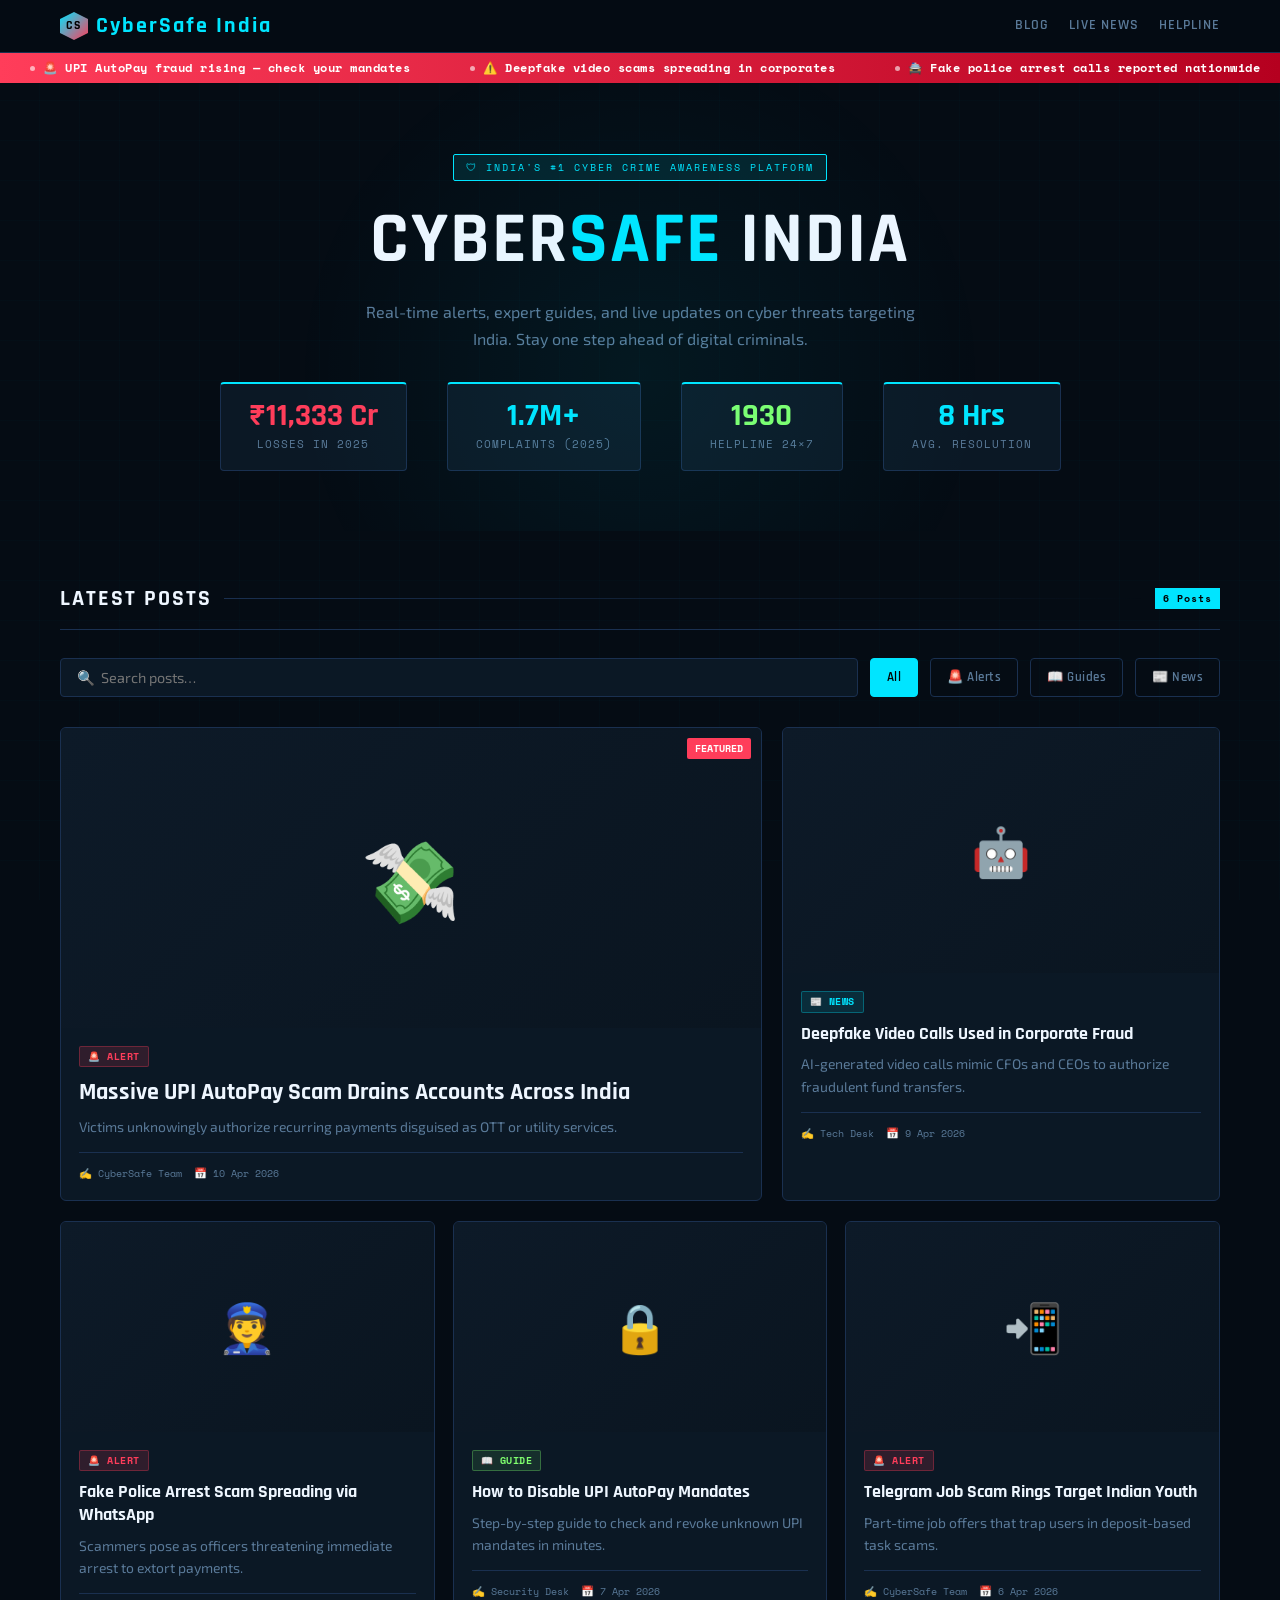
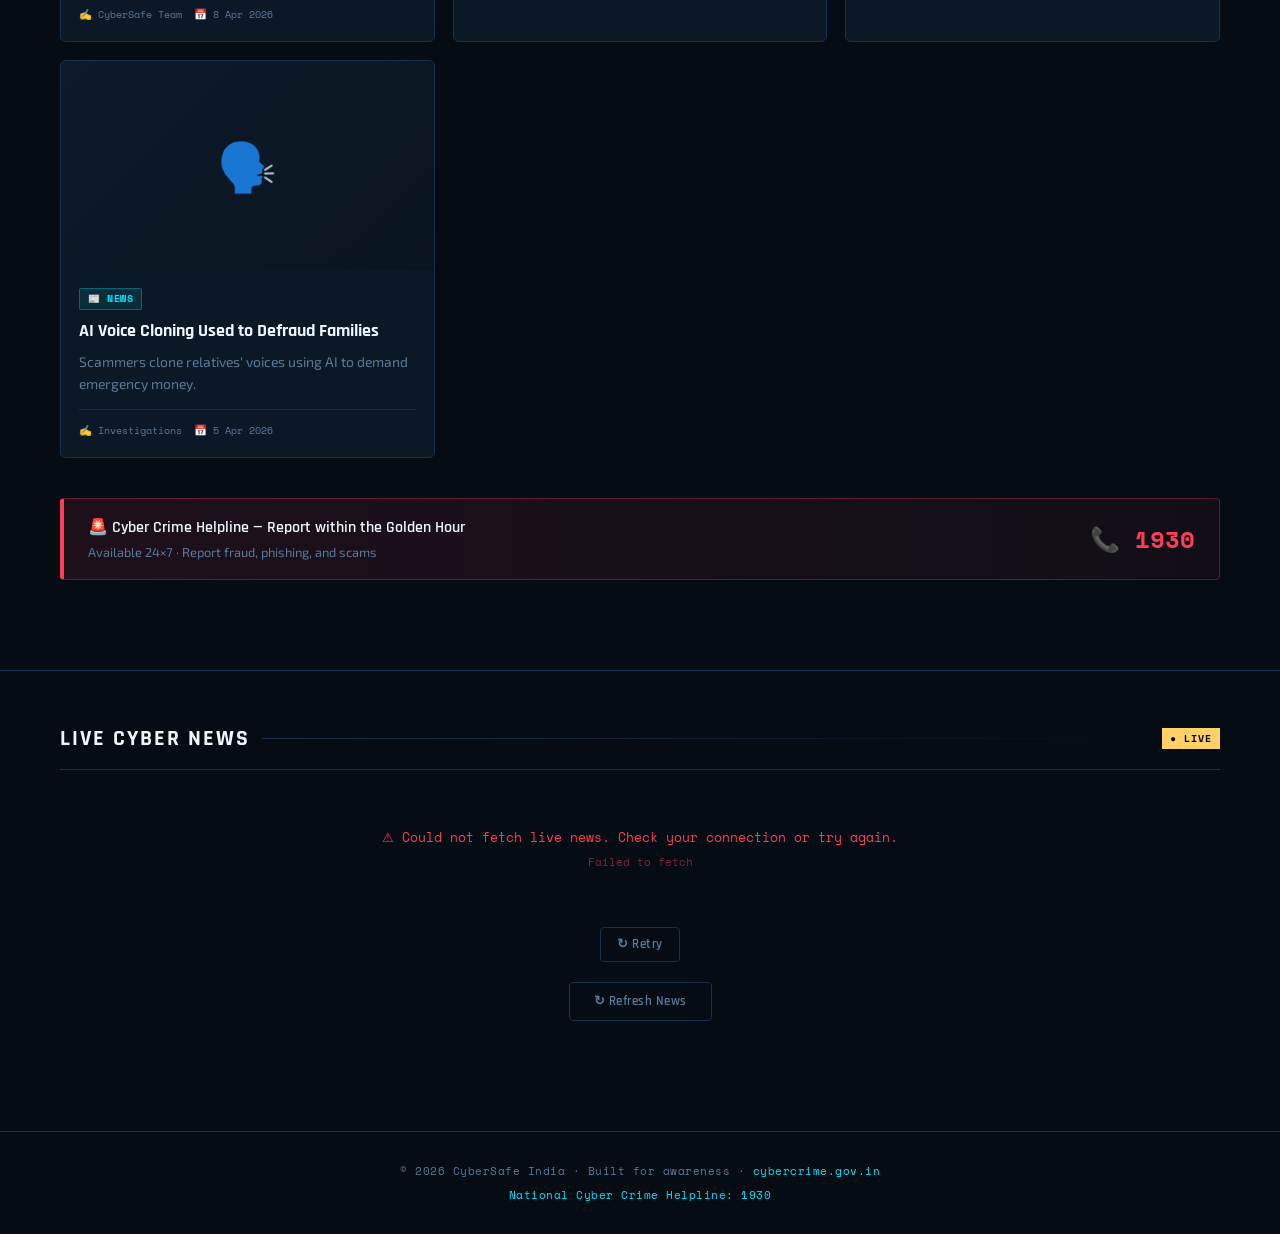
<file: cybersafe-india.html>
<!DOCTYPE html>
<html lang="en">
<head>
<meta charset="UTF-8">
<meta name="viewport" content="width=device-width, initial-scale=1.0">
<title>CyberSafe India — Awareness. Protection. Justice.</title>
<link href="https://fonts.googleapis.com/css2?family=Space+Mono:wght@400;700&family=Rajdhani:wght@400;500;600;700&family=Exo+2:ital,wght@0,300;0,400;0,600;0,800;1,400&display=swap" rel="stylesheet">
<style>
  :root {
    --bg: #050c14;
    --bg2: #080f1a;
    --bg3: #0d1a28;
    --panel: #0a1520;
    --border: #1a3050;
    --accent: #00e5ff;
    --accent2: #ff3d5a;
    --accent3: #7fff6e;
    --text: #c8dff0;
    --text-dim: #5a7a99;
    --text-bright: #eef6ff;
    --gold: #ffd166;
    --card-bg: #0b1825;
    --grid: rgba(0,229,255,0.03);
  }
  * { margin:0; padding:0; box-sizing:border-box; }
  html { scroll-behavior: smooth; }

  body {
    background: var(--bg);
    color: var(--text);
    font-family: 'Exo 2', sans-serif;
    font-size: 15px;
    line-height: 1.6;
    overflow-x: hidden;
  }
  body::before {
    content:'';
    position:fixed; inset:0;
    background:
      repeating-linear-gradient(0deg, transparent, transparent 39px, var(--grid) 40px),
      repeating-linear-gradient(90deg, transparent, transparent 39px, var(--grid) 40px);
    pointer-events:none; z-index:0;
  }

  /* TOPBAR */
  .topbar {
    background: rgba(5,12,20,0.95);
    border-bottom: 1px solid var(--border);
    padding: 8px 0;
    position: sticky; top:0; z-index:100;
    backdrop-filter: blur(12px);
  }
  .topbar-inner {
    max-width:1200px; margin:0 auto;
    display:flex; align-items:center; justify-content:space-between;
    padding:0 20px;
  }
  .logo {
    font-family:'Rajdhani',sans-serif;
    font-size:1.4rem; font-weight:700;
    color:var(--accent); letter-spacing:2px;
    display:flex; align-items:center; gap:8px;
  }
  .logo-icon {
    width:28px; height:28px;
    background: linear-gradient(135deg,var(--accent),var(--accent2));
    clip-path: polygon(50% 0%,100% 25%,100% 75%,50% 100%,0% 75%,0% 25%);
    display:grid; place-items:center;
    font-size:.75rem; font-weight:700; color:#000;
  }
  .nav-links { display:flex; gap:20px; }
  .nav-links a {
    color:var(--text-dim); text-decoration:none;
    font-family:'Rajdhani',sans-serif; font-weight:600;
    font-size:.85rem; letter-spacing:1px; text-transform:uppercase;
    transition: color .2s;
  }
  .nav-links a:hover { color:var(--accent); }
  .admin-btn {
    background: transparent;
    border: 1px solid var(--accent2);
    color: var(--accent2);
    padding: 5px 14px;
    border-radius: 3px;
    cursor: pointer;
    font-family:'Rajdhani',sans-serif;
    font-weight:700; font-size:.8rem;
    letter-spacing:1px; text-transform:uppercase;
    transition: all .2s;
  }
  .admin-btn:hover { background:var(--accent2); color:#fff; }

  /* TICKER */
  .ticker-wrap {
    background: linear-gradient(90deg, var(--accent2) 0%, #b5001f 100%);
    overflow: hidden; padding: 6px 0;
    position: relative; z-index:1;
  }
  .ticker-inner {
    display:flex; white-space:nowrap;
    animation: ticker-scroll 40s linear infinite;
  }
  .ticker-inner:hover { animation-play-state: paused; }
  .ticker-item {
    display:inline-flex; align-items:center; gap:8px;
    padding: 0 30px;
    font-family:'Space Mono',monospace; font-size:.72rem;
    color:#fff; font-weight:700; letter-spacing:.5px;
  }
  .ticker-dot { width:5px; height:5px; background:#fff; border-radius:50%; opacity:.6; }
  @keyframes ticker-scroll { from{transform:translateX(0)} to{transform:translateX(-50%)} }

  /* HERO */
  .hero {
    position:relative; padding: 70px 20px 60px;
    text-align:center; overflow:hidden; z-index:1;
  }
  .hero::before {
    content:'';
    position:absolute; top:-60px; left:50%; transform:translateX(-50%);
    width:700px; height:700px;
    background: radial-gradient(ellipse, rgba(0,229,255,0.06) 0%, transparent 70%);
    pointer-events:none;
  }
  .hero-tag {
    display:inline-block;
    background: rgba(0,229,255,.1);
    border: 1px solid var(--accent);
    color:var(--accent);
    font-family:'Space Mono',monospace; font-size:.65rem;
    padding:4px 12px; letter-spacing:2px; text-transform:uppercase;
    margin-bottom:20px; border-radius:2px;
  }
  .hero h1 {
    font-family:'Rajdhani',sans-serif;
    font-size: clamp(2.5rem,6vw,4.5rem);
    font-weight:700; line-height:1.1;
    color:var(--text-bright);
    text-transform:uppercase; letter-spacing:2px;
  }
  .hero h1 span { color:var(--accent); }
  .hero p {
    max-width:560px; margin: 18px auto 30px;
    color:var(--text-dim); font-size:1rem; line-height:1.7;
  }
  .hero-stats {
    display:flex; justify-content:center; gap:40px;
    flex-wrap:wrap; margin-top:20px;
  }
  .stat-box {
    background: var(--card-bg);
    border: 1px solid var(--border);
    border-top: 2px solid var(--accent);
    padding: 16px 28px; border-radius:4px;
    text-align:center; min-width:130px;
  }
  .stat-val {
    font-family:'Rajdhani',sans-serif;
    font-size:2rem; font-weight:700; color:var(--accent);
    line-height:1;
  }
  .stat-val.red { color:var(--accent2); }
  .stat-val.green { color:var(--accent3); }
  .stat-label {
    font-size:.68rem; text-transform:uppercase;
    letter-spacing:1px; color:var(--text-dim); margin-top:4px;
    font-family:'Space Mono',monospace;
  }

  /* MAIN LAYOUT */
  .container { max-width:1200px; margin:0 auto; padding: 0 20px; position:relative; z-index:1; }

  /* SECTION HEADER */
  .section-header {
    display:flex; align-items:center; gap:12px;
    margin-bottom:28px; padding-bottom:12px;
    border-bottom: 1px solid var(--border);
  }
  .section-header h2 {
    font-family:'Rajdhani',sans-serif;
    font-size:1.4rem; font-weight:700; text-transform:uppercase;
    letter-spacing:2px; color:var(--text-bright);
  }
  .sh-line { flex:1; height:1px; background: linear-gradient(90deg, var(--border), transparent); }
  .sh-badge {
    background:var(--accent); color:#000;
    font-family:'Space Mono',monospace; font-size:.6rem;
    padding:3px 8px; font-weight:700; letter-spacing:1px;
  }

  /* BLOG GRID */
  .blog-section { padding: 50px 0; }
  .featured-grid {
    display:grid;
    grid-template-columns: 1.6fr 1fr;
    gap: 20px; margin-bottom:20px;
  }
  .card-grid {
    display:grid;
    grid-template-columns: repeat(3, 1fr);
    gap:18px;
  }
  @media(max-width:900px) {
    .featured-grid { grid-template-columns:1fr; }
    .card-grid { grid-template-columns: repeat(2,1fr); }
  }
  @media(max-width:600px) { .card-grid { grid-template-columns:1fr; } }

  .card {
    background: var(--card-bg);
    border: 1px solid var(--border);
    border-radius:6px; overflow:hidden;
    transition: transform .2s, border-color .2s, box-shadow .2s;
    cursor:pointer; position:relative;
  }
  .card:hover {
    transform: translateY(-4px);
    border-color: var(--accent);
    box-shadow: 0 8px 30px rgba(0,229,255,.08);
  }
  .card-img {
    width:100%; aspect-ratio:16/9;
    object-fit:cover; display:block;
    background: var(--bg3);
    position:relative;
  }
  .card-img-placeholder {
    width:100%; aspect-ratio:16/9;
    display:flex; align-items:center; justify-content:center;
    font-size:3rem;
    background: linear-gradient(135deg, var(--bg3), var(--panel));
  }
  .card.featured .card-img-placeholder { aspect-ratio:21/9; font-size:5rem; }
  .card-body { padding:18px; }
  .card-tags { display:flex; gap:6px; flex-wrap:wrap; margin-bottom:10px; }
  .tag {
    font-family:'Space Mono',monospace; font-size:.6rem;
    padding:2px 8px; border-radius:2px; text-transform:uppercase; letter-spacing:.5px;
    font-weight:700;
  }
  .tag-alert { background:rgba(255,61,90,.15); color:var(--accent2); border:1px solid rgba(255,61,90,.3); }
  .tag-guide { background:rgba(127,255,110,.1); color:var(--accent3); border:1px solid rgba(127,255,110,.3); }
  .tag-news  { background:rgba(0,229,255,.1); color:var(--accent); border:1px solid rgba(0,229,255,.3); }
  .tag-live  { background:rgba(255,209,102,.1); color:var(--gold); border:1px solid rgba(255,209,102,.3); animation:pulse-tag 1.5s ease-in-out infinite; }
  @keyframes pulse-tag { 0%,100%{opacity:1} 50%{opacity:.5} }
  .card h3 {
    font-family:'Rajdhani',sans-serif; font-size:1.1rem; font-weight:700;
    color:var(--text-bright); margin-bottom:8px; line-height:1.3;
  }
  .card.featured h3 { font-size:1.5rem; }
  .card p { color:var(--text-dim); font-size:.87rem; line-height:1.6; }
  .card-meta {
    display:flex; align-items:center; gap:12px;
    margin-top:14px; padding-top:12px;
    border-top:1px solid var(--border);
    font-family:'Space Mono',monospace; font-size:.65rem; color:var(--text-dim);
  }
  .card-meta span { display:flex; align-items:center; gap:4px; }
  .card-badge {
    position:absolute; top:10px; right:10px;
    background:var(--accent2); color:#fff;
    font-family:'Space Mono',monospace; font-size:.6rem;
    padding:3px 8px; font-weight:700; text-transform:uppercase;
    border-radius:2px;
  }
  .card-source-badge {
    position:absolute; top:10px; left:10px;
    background:rgba(5,12,20,.85); color:var(--gold);
    font-family:'Space Mono',monospace; font-size:.6rem;
    padding:3px 8px; font-weight:700; text-transform:uppercase;
    border-radius:2px; border:1px solid var(--gold);
  }

  /* LIVE NEWS SECTION */
  .live-section { padding: 50px 0; border-top:1px solid var(--border); }
  .live-grid { display:grid; grid-template-columns: repeat(3,1fr); gap:16px; }
  @media(max-width:700px) { .live-grid { grid-template-columns:1fr; } }
  .live-card {
    background:var(--card-bg); border:1px solid var(--border);
    border-left: 3px solid var(--gold);
    padding:18px; border-radius:4px;
    transition: border-color .2s, transform .2s;
    cursor:pointer;
  }
  .live-card:hover { border-left-color:var(--accent); transform:translateX(4px); }
  .live-card-source {
    font-family:'Space Mono',monospace; font-size:.6rem;
    color:var(--gold); text-transform:uppercase; letter-spacing:1px;
    margin-bottom:8px; display:flex; align-items:center; gap:6px;
  }
  .live-card-source::before {
    content:''; width:6px; height:6px;
    background:var(--gold); border-radius:50%;
    animation:pulse-tag 1.5s ease-in-out infinite;
  }
  .live-card h4 {
    font-family:'Rajdhani',sans-serif; font-size:1rem; font-weight:700;
    color:var(--text-bright); margin-bottom:6px; line-height:1.3;
  }
  .live-card p { color:var(--text-dim); font-size:.82rem; line-height:1.5; }
  .live-card-time {
    margin-top:10px;
    font-family:'Space Mono',monospace; font-size:.6rem; color:var(--text-dim);
  }
  .live-loading {
    grid-column:1/-1; text-align:center; padding:50px 20px;
    font-family:'Space Mono',monospace; font-size:.8rem; color:var(--text-dim);
  }
  .spinner {
    display:inline-block; width:18px; height:18px;
    border: 2px solid var(--border); border-top-color: var(--accent);
    border-radius:50%; animation:spin .7s linear infinite;
    vertical-align:middle; margin-right:8px;
  }
  @keyframes spin { to{transform:rotate(360deg)} }
  .live-error {
    grid-column:1/-1; text-align:center; padding:30px;
    color:var(--accent2); font-family:'Space Mono',monospace; font-size:.8rem;
  }

  /* ADMIN MODAL */
  .overlay {
    position:fixed; inset:0; background:rgba(0,0,0,.8);
    z-index:1000; display:none; align-items:center; justify-content:center;
    backdrop-filter: blur(6px);
    padding:20px;
  }
  .overlay.open { display:flex; }
  .admin-panel {
    background:var(--bg2); border:1px solid var(--accent);
    border-radius:8px; width:100%; max-width:700px;
    max-height:90vh; overflow-y:auto;
    box-shadow: 0 0 60px rgba(0,229,255,.1);
    animation: slide-up .25s ease;
  }
  @keyframes slide-up { from{transform:translateY(20px);opacity:0} to{transform:translateY(0);opacity:1} }
  .admin-header {
    display:flex; align-items:center; justify-content:space-between;
    padding:20px 24px; border-bottom:1px solid var(--border);
    position:sticky; top:0; background:var(--bg2); z-index:1;
  }
  .admin-header h2 {
    font-family:'Rajdhani',sans-serif; font-size:1.2rem; font-weight:700;
    color:var(--accent); text-transform:uppercase; letter-spacing:2px;
  }
  .close-btn {
    background:none; border:1px solid var(--border);
    color:var(--text-dim); width:30px; height:30px;
    border-radius:4px; cursor:pointer; font-size:1.1rem;
    display:grid; place-items:center;
    transition: border-color .2s, color .2s;
  }
  .close-btn:hover { border-color:var(--accent2); color:var(--accent2); }
  .admin-body { padding:24px; }
  .form-row { display:grid; grid-template-columns:1fr 1fr; gap:14px; }
  .form-group { margin-bottom:16px; }
  .form-group label {
    display:block; margin-bottom:6px;
    font-family:'Space Mono',monospace; font-size:.65rem;
    color:var(--text-dim); text-transform:uppercase; letter-spacing:1px;
  }
  .form-group input, .form-group textarea, .form-group select {
    width:100%; background:var(--bg3); border:1px solid var(--border);
    color:var(--text-bright); padding:10px 14px;
    border-radius:4px; font-family:'Exo 2',sans-serif; font-size:.9rem;
    outline:none; transition: border-color .2s;
  }
  .form-group input:focus, .form-group textarea:focus, .form-group select:focus {
    border-color:var(--accent);
  }
  .form-group textarea { resize:vertical; min-height:100px; }
  .form-group select option { background:var(--bg3); }
  .submit-btn {
    width:100%; padding:12px;
    background: linear-gradient(90deg, var(--accent), #0097b2);
    color:#000; font-family:'Rajdhani',sans-serif;
    font-size:1rem; font-weight:700; letter-spacing:2px;
    text-transform:uppercase; border:none; border-radius:4px;
    cursor:pointer; transition: opacity .2s;
  }
  .submit-btn:hover { opacity:.85; }
  .toast {
    position:fixed; bottom:24px; right:24px;
    background: var(--accent3); color:#000;
    font-family:'Rajdhani',sans-serif; font-weight:700;
    font-size:.9rem; padding:12px 22px; border-radius:4px;
    z-index:2000; transform:translateY(60px); opacity:0;
    transition: all .3s; pointer-events:none;
  }
  .toast.show { transform:translateY(0); opacity:1; }

  /* POST LIST in admin */
  .post-list { margin-top:24px; }
  .post-list-title {
    font-family:'Space Mono',monospace; font-size:.65rem;
    color:var(--text-dim); text-transform:uppercase; letter-spacing:1px;
    margin-bottom:12px;
  }
  .post-item {
    display:flex; align-items:center; justify-content:space-between;
    padding:10px 14px; background:var(--bg3);
    border:1px solid var(--border); border-radius:4px; margin-bottom:8px;
    gap:10px;
  }
  .post-item-title {
    font-family:'Rajdhani',sans-serif; font-size:.95rem; font-weight:600;
    color:var(--text-bright); flex:1; overflow:hidden;
    text-overflow:ellipsis; white-space:nowrap;
  }
  .post-item-tag {
    font-family:'Space Mono',monospace; font-size:.58rem;
    padding:2px 6px; border-radius:2px; white-space:nowrap;
  }
  .del-btn {
    background:none; border:1px solid var(--accent2);
    color:var(--accent2); padding:4px 10px; border-radius:3px;
    cursor:pointer; font-family:'Space Mono',monospace; font-size:.6rem;
    transition: background .2s, color .2s; white-space:nowrap;
  }
  .del-btn:hover { background:var(--accent2); color:#fff; }

  /* SEARCH & FILTER */
  .search-bar {
    display:flex; gap:12px; margin-bottom:30px; flex-wrap:wrap;
  }
  .search-bar input {
    flex:1; min-width:200px;
    background:var(--card-bg); border:1px solid var(--border);
    color:var(--text-bright); padding:10px 16px;
    border-radius:4px; font-family:'Exo 2',sans-serif; font-size:.9rem;
    outline:none; transition: border-color .2s;
  }
  .search-bar input:focus { border-color:var(--accent); }
  .filter-btn {
    background:transparent; border:1px solid var(--border);
    color:var(--text-dim); padding:8px 16px; border-radius:4px;
    cursor:pointer; font-family:'Rajdhani',sans-serif;
    font-size:.82rem; font-weight:600; letter-spacing:.5px;
    transition: all .2s;
  }
  .filter-btn:hover, .filter-btn.active { background:var(--accent); color:#000; border-color:var(--accent); }

  /* HELPLINE BANNER */
  .helpline-banner {
    background: linear-gradient(90deg, rgba(255,61,90,.1), rgba(255,61,90,.05));
    border: 1px solid rgba(255,61,90,.3);
    border-left: 4px solid var(--accent2);
    padding: 16px 24px; border-radius:4px; margin: 40px 0;
    display:flex; align-items:center; justify-content:space-between;
    flex-wrap:wrap; gap:12px;
  }
  .helpline-banner .hl-text {
    font-family:'Rajdhani',sans-serif; font-size:1rem; font-weight:600;
    color:var(--text-bright);
  }
  .helpline-banner .hl-num {
    font-family:'Space Mono',monospace; font-size:1.5rem; font-weight:700;
    color:var(--accent2);
  }
  .helpline-banner .hl-note {
    font-size:.8rem; color:var(--text-dim); margin-top:2px;
  }

  /* FOOTER */
  footer {
    border-top:1px solid var(--border); padding:30px 0;
    text-align:center; color:var(--text-dim);
    font-family:'Space Mono',monospace; font-size:.7rem;
    letter-spacing:.5px; position:relative; z-index:1;
    margin-top:60px;
  }
  footer a { color:var(--accent); text-decoration:none; }

  /* EMPTY STATE */
  .empty-state {
    text-align:center; padding:60px 20px; color:var(--text-dim);
    font-family:'Space Mono',monospace; font-size:.8rem;
  }
  .empty-state .es-icon { font-size:3rem; margin-bottom:12px; }
  /* LOGIN MODAL */
  .login-overlay {
    position:fixed; inset:0; background:rgba(0,0,0,.92);
    z-index:2000; display:flex; align-items:center; justify-content:center;
    backdrop-filter:blur(10px); padding:20px;
  }
  .login-box {
    background:var(--bg2); border:1px solid var(--accent);
    border-radius:10px; width:100%; max-width:380px;
    padding:36px 32px; text-align:center;
    box-shadow: 0 0 60px rgba(0,229,255,.12);
    animation: slide-up .25s ease;
  }
  .login-box.shake {
    animation: shake .4s ease;
  }
  @keyframes shake {
    0%,100%{transform:translateX(0)}
    20%{transform:translateX(-8px)}
    40%{transform:translateX(8px)}
    60%{transform:translateX(-5px)}
    80%{transform:translateX(5px)}
  }
  .login-shield { font-size:2.8rem; margin-bottom:10px; }
  .login-header h2 {
    font-family:'Rajdhani',sans-serif; font-size:1.4rem; font-weight:700;
    color:var(--accent); text-transform:uppercase; letter-spacing:2px;
  }
  .login-header p { color:var(--text-dim); font-size:.82rem; margin-top:4px; margin-bottom:20px; }
  .login-field {
    position:relative; margin-bottom:10px;
  }
  .login-field input {
    width:100%; background:var(--bg3); border:1px solid var(--border);
    color:var(--text-bright); padding:12px 44px 12px 16px;
    border-radius:5px; font-family:'Exo 2',sans-serif; font-size:.95rem;
    outline:none; transition:border-color .2s; text-align:left;
  }
  .login-field input:focus { border-color:var(--accent); }
  .login-field input:disabled { opacity:.4; cursor:not-allowed; }
  .login-eye {
    position:absolute; right:10px; top:50%; transform:translateY(-50%);
    background:none; border:none; cursor:pointer; font-size:1rem; opacity:.5;
    transition:opacity .2s;
  }
  .login-eye:hover { opacity:1; }
  .login-error {
    background:rgba(255,61,90,.1); border:1px solid rgba(255,61,90,.3);
    color:var(--accent2); font-family:'Space Mono',monospace; font-size:.7rem;
    padding:8px 12px; border-radius:4px; margin-bottom:12px;
    display:none; text-align:left;
  }
  .login-error.show { display:block; }
  .attempts-bar {
    font-family:'Space Mono',monospace; font-size:.65rem;
    margin-bottom:10px; text-align:left; padding:0 2px;
  }
  .login-submit {
    width:100%; padding:12px;
    background:linear-gradient(90deg,var(--accent),#0097b2);
    color:#000; font-family:'Rajdhani',sans-serif;
    font-size:1rem; font-weight:700; letter-spacing:2px;
    text-transform:uppercase; border:none; border-radius:5px;
    cursor:pointer; margin-top:6px; transition:opacity .2s;
  }
  .login-submit:hover { opacity:.85; }
  .login-submit:disabled { opacity:.35; cursor:not-allowed; }
  .login-cancel {
    width:100%; padding:10px; margin-top:10px;
    background:transparent; border:1px solid var(--border);
    color:var(--text-dim); font-family:'Rajdhani',sans-serif;
    font-size:.9rem; font-weight:600; letter-spacing:1px;
    text-transform:uppercase; border-radius:5px; cursor:pointer;
    transition:border-color .2s, color .2s;
  }
  .login-cancel:hover { border-color:var(--accent2); color:var(--accent2); }
  .login-hint {
    margin-top:16px; font-family:'Space Mono',monospace; font-size:.6rem;
    color:var(--text-dim); opacity:.5;
  }
  /* LOGOUT BTN */
  .logout-btn {
    background:none; border:1px solid rgba(255,61,90,.4);
    color:var(--accent2); padding:4px 12px; border-radius:3px;
    cursor:pointer; font-family:'Space Mono',monospace; font-size:.6rem;
    letter-spacing:.5px; margin-left:8px;
    transition:background .2s, color .2s;
  }
  .logout-btn:hover { background:var(--accent2); color:#fff; }
</style>
</head>
<body>

<!-- TOPBAR -->
<nav class="topbar">
  <div class="topbar-inner">
    <div class="logo">
      <div class="logo-icon">CS</div>
      CyberSafe India
    </div>
    <div class="nav-links">
      <a href="#blog">Blog</a>
      <a href="#live-news">Live News</a>
      <a href="#helpline">Helpline</a>
    </div>
    <!-- admin access hidden -->
  </div>
</nav>

<!-- TICKER -->
<div class="ticker-wrap">
  <div class="ticker-inner" id="ticker">
    <!-- filled by JS -->
  </div>
</div>

<!-- HERO -->
<section class="hero">
  <div class="hero-tag">🛡 India's #1 Cyber Crime Awareness Platform</div>
  <h1>Cyber<span>Safe</span> India</h1>
  <p>Real-time alerts, expert guides, and live updates on cyber threats targeting India. Stay one step ahead of digital criminals.</p>
  <div class="hero-stats" id="stats-row">
    <!-- filled by JS -->
  </div>
</section>

<!-- BLOG SECTION -->
<section class="blog-section" id="blog">
  <div class="container">
    <div class="section-header">
      <h2>Latest Posts</h2>
      <div class="sh-line"></div>
      <span class="sh-badge" id="post-count">0 Posts</span>
    </div>
    <!-- Search & Filter -->
    <div class="search-bar">
      <input type="text" id="search-input" placeholder="🔍  Search posts…" oninput="renderBlog()">
      <button class="filter-btn active" onclick="setFilter('all',this)">All</button>
      <button class="filter-btn" onclick="setFilter('alert',this)">🚨 Alerts</button>
      <button class="filter-btn" onclick="setFilter('guide',this)">📖 Guides</button>
      <button class="filter-btn" onclick="setFilter('news',this)">📰 News</button>
    </div>
    <!-- Blog output -->
    <div id="blog-output"></div>

    <!-- Helpline -->
    <div class="helpline-banner" id="helpline">
      <div>
        <div class="hl-text">🚨 Cyber Crime Helpline — Report within the Golden Hour</div>
        <div class="hl-note">Available 24×7 · Report fraud, phishing, and scams</div>
      </div>
      <div class="hl-num">📞 1930</div>
    </div>
  </div>
</section>

<!-- LIVE NEWS SECTION -->
<section class="live-section" id="live-news">
  <div class="container">
    <div class="section-header">
      <h2>Live Cyber News</h2>
      <div class="sh-line"></div>
      <span class="sh-badge" style="background:var(--gold);color:#000;animation:pulse-tag 1.5s ease-in-out infinite">● LIVE</span>
    </div>
    <div class="live-grid" id="live-grid">
      <div class="live-loading"><span class="spinner"></span> Fetching latest cyber news…</div>
    </div>
    <div style="text-align:center;margin-top:20px">
      <button class="filter-btn" onclick="fetchLiveNews()" style="padding:10px 24px;">↻ Refresh News</button>
    </div>
  </div>
</section>

<footer>
  <div>© 2026 CyberSafe India · Built for awareness · <a href="https://cybercrime.gov.in" target="_blank">cybercrime.gov.in</a></div>
  <div style="margin-top:6px;color:var(--accent)">National Cyber Crime Helpline: 1930</div>
</footer>

<!-- ADMIN PANEL MODAL -->
<div class="overlay" id="admin-overlay">
  <div class="admin-panel">
    <div class="admin-header">
      <h2>⚙ Admin — Manage Posts</h2>
      <button class="close-btn" onclick="closeAdmin()">✕</button>
    </div>
    <div class="admin-body">
      <div class="form-row">
        <div class="form-group">
          <label>Post Title *</label>
          <input type="text" id="f-title" placeholder="e.g. New UPI Scam Alert">
        </div>
        <div class="form-group">
          <label>Category *</label>
          <select id="f-cat">
            <option value="alert">🚨 Alert</option>
            <option value="guide">📖 Guide</option>
            <option value="news">📰 News</option>
          </select>
        </div>
      </div>
      <div class="form-group">
        <label>Summary (short description) *</label>
        <input type="text" id="f-summary" placeholder="Brief one-line description">
      </div>
      <div class="form-group">
        <label>Full Content *</label>
        <textarea id="f-content" placeholder="Detailed post content…"></textarea>
      </div>
      <div class="form-row">
        <div class="form-group">
          <label>Author</label>
          <input type="text" id="f-author" placeholder="e.g. CyberSafe Team" value="CyberSafe Team">
        </div>
        <div class="form-group">
          <label>Emoji Icon</label>
          <input type="text" id="f-emoji" placeholder="e.g. 🛡 or 🚨" value="🛡">
        </div>
      </div>
      <div class="form-group">
        <label>Featured Post?</label>
        <select id="f-featured">
          <option value="false">No</option>
          <option value="true">Yes — show as hero card</option>
        </select>
      </div>
      <button class="submit-btn" onclick="addPost()">+ Publish Post</button>

      <!-- Post list -->
      <div class="post-list">
        <div class="post-list-title">Existing Posts</div>
        <div id="admin-post-list"></div>
      </div>
    </div>
  </div>
</div>

<div class="toast" id="toast"></div>

<script>
// ─── DATA STORE ───────────────────────────────────────────────────────────────
const STORAGE_KEY = 'cybersafe_posts_v1';

const DEFAULT_POSTS = [
  {
    id: 'p1',
    title: 'Massive UPI AutoPay Scam Drains Accounts Across India',
    category: 'alert',
    summary: 'Victims unknowingly authorize recurring payments disguised as OTT or utility services.',
    content: 'A new wave of UPI AutoPay fraud is targeting users through fake subscription approvals. Scammers create counterfeit links mimicking OTT platforms and utility providers. Once approved, silent deductions occur over weeks before victims notice. Always verify mandate sources in your BHIM/UPI app settings and revoke unknown mandates immediately. Report to 1930 within the golden hour.',
    author: 'CyberSafe Team',
    emoji: '💸',
    featured: true,
    date: '2026-04-10'
  },
  {
    id: 'p2',
    title: 'Deepfake Video Calls Used in Corporate Fraud',
    category: 'news',
    summary: 'AI-generated video calls mimic CFOs and CEOs to authorize fraudulent fund transfers.',
    content: 'Several Indian corporations have reported losses after attackers used AI deepfake technology to impersonate senior executives on video calls. Employees were tricked into transferring funds to fraudulent accounts. Experts recommend verbal code-word verification for all financial transactions, regardless of video confirmation.',
    author: 'Tech Desk',
    emoji: '🤖',
    featured: false,
    date: '2026-04-09'
  },
  {
    id: 'p3',
    title: 'Fake Police Arrest Scam Spreading via WhatsApp',
    category: 'alert',
    summary: 'Scammers pose as officers threatening immediate arrest to extort payments.',
    content: 'A new variant of the "Digital Arrest" scam has emerged across major Indian cities. Fraudsters call victims claiming to be CBI or local police officers, threatening arrest over fabricated cases. They demand urgent payment to "settle" the matter. Remember: No real officer will demand payment over a phone or video call. Hang up and call 1930 immediately.',
    author: 'CyberSafe Team',
    emoji: '👮',
    featured: false,
    date: '2026-04-08'
  },
  {
    id: 'p4',
    title: 'How to Disable UPI AutoPay Mandates',
    category: 'guide',
    summary: 'Step-by-step guide to check and revoke unknown UPI mandates in minutes.',
    content: 'Open your UPI app (Google Pay, PhonePe, or BHIM). Navigate to Settings → Manage Mandates or AutoPay. Review all active mandates. Pause or delete any you do not recognize. Check your bank statement for recurring small deductions. Enable transaction alerts for all amounts.',
    author: 'Security Desk',
    emoji: '🔒',
    featured: false,
    date: '2026-04-07'
  },
  {
    id: 'p5',
    title: 'Telegram Job Scam Rings Target Indian Youth',
    category: 'alert',
    summary: 'Part-time job offers that trap users in deposit-based task scams.',
    content: 'Fraudsters on Telegram promise easy part-time income through "task-based" work like watching videos or rating products. Victims initially receive small payouts to build trust, then are asked to deposit money to "unlock" higher-paying tasks. Once deposited, the scammers vanish. Never pay money to get paid — this is the defining feature of all such scams.',
    author: 'CyberSafe Team',
    emoji: '📲',
    featured: false,
    date: '2026-04-06'
  },
  {
    id: 'p6',
    title: 'AI Voice Cloning Used to Defraud Families',
    category: 'news',
    summary: 'Scammers clone relatives\' voices using AI to demand emergency money.',
    content: 'Indian families across Bengaluru and Delhi have reported receiving distress calls where the caller\'s voice sounded exactly like their child or relative. The cloned voice begged for immediate financial help. AI tools can now clone a voice from just a few seconds of audio found on social media. Establish a family verification code word for emergencies.',
    author: 'Investigations',
    emoji: '🗣️',
    featured: false,
    date: '2026-04-05'
  }
];

const TICKER_ITEMS = [
  '🚨 UPI AutoPay fraud rising — check your mandates',
  '⚠️ Deepfake video scams spreading in corporates',
  '🚔 Fake police arrest calls reported nationwide',
  '💼 Telegram job scams targeting Indian youth',
  '🔐 Never approve unknown UPI mandates',
  '📞 Call 1930 within the golden hour of cyber fraud',
  '🖥️ Screen sharing scams increasing on mobile',
  '🤖 AI voice cloning fraud cases rising in India',
  '🛡️ Enable 2FA on all banking apps immediately',
  '💳 Never share OTP — banks never ask for it',
];

const HERO_STATS = [
  { val: '₹11,333 Cr', label: 'Losses in 2025', cls: 'red' },
  { val: '1.7M+', label: 'Complaints (2025)', cls: '' },
  { val: '1930', label: 'Helpline 24×7', cls: 'green' },
  { val: '8 Hrs', label: 'Avg. Resolution', cls: '' },
];

// ─── STATE ─────────────────────────────────────────────────────────────────────
let posts = [];
let activeFilter = 'all';

function loadPosts() {
  try {
    const saved = localStorage.getItem(STORAGE_KEY);
    if (saved) {
      posts = JSON.parse(saved);
    } else {
      posts = [...DEFAULT_POSTS];
      savePosts();
    }
  } catch(e) {
    posts = [...DEFAULT_POSTS];
  }
}

function savePosts() {
  try { localStorage.setItem(STORAGE_KEY, JSON.stringify(posts)); } catch(e) {}
}

// ─── TICKER ────────────────────────────────────────────────────────────────────
function buildTicker() {
  const doubled = [...TICKER_ITEMS, ...TICKER_ITEMS];
  document.getElementById('ticker').innerHTML = doubled
    .map(t => `<span class="ticker-item"><span class="ticker-dot"></span>${t}</span>`)
    .join('');
}

// ─── HERO STATS ────────────────────────────────────────────────────────────────
function buildStats() {
  document.getElementById('stats-row').innerHTML = HERO_STATS
    .map(s => `<div class="stat-box">
      <div class="stat-val ${s.cls}">${s.val}</div>
      <div class="stat-label">${s.label}</div>
    </div>`).join('');
}

// ─── FILTER ────────────────────────────────────────────────────────────────────
function setFilter(f, btn) {
  activeFilter = f;
  document.querySelectorAll('.filter-btn').forEach(b => b.classList.remove('active'));
  btn.classList.add('active');
  renderBlog();
}

// ─── BLOG RENDER ───────────────────────────────────────────────────────────────
function renderBlog() {
  const q = (document.getElementById('search-input').value || '').toLowerCase();
  let filtered = posts.filter(p => {
    const matchFilter = activeFilter === 'all' || p.category === activeFilter;
    const matchSearch = !q || p.title.toLowerCase().includes(q) || p.summary.toLowerCase().includes(q);
    return matchFilter && matchSearch;
  });

  document.getElementById('post-count').textContent = `${filtered.length} Post${filtered.length !== 1 ? 's' : ''}`;

  const out = document.getElementById('blog-output');
  if (!filtered.length) {
    out.innerHTML = `<div class="empty-state"><div class="es-icon">🔍</div>No posts match your search or filter.</div>`;
    return;
  }

  const featured = filtered.filter(p => p.featured);
  const regular = filtered.filter(p => !p.featured);

  let html = '';

  if (featured.length) {
    html += `<div class="featured-grid">`;
    featured.slice(0,1).forEach(p => { html += buildCard(p, true); });
    if (regular.length) html += buildCard(regular[0], false);
    html += `</div>`;
    const rest = regular.slice(1);
    if (rest.length) {
      html += `<div class="card-grid">`;
      rest.forEach(p => { html += buildCard(p, false); });
      html += `</div>`;
    }
  } else {
    html += `<div class="card-grid">`;
    filtered.forEach(p => { html += buildCard(p, false); });
    html += `</div>`;
  }

  out.innerHTML = html;
}

function buildCard(p, featured) {
  const tagMap = {
    alert: '<span class="tag tag-alert">🚨 Alert</span>',
    guide: '<span class="tag tag-guide">📖 Guide</span>',
    news:  '<span class="tag tag-news">📰 News</span>',
  };
  const fDate = formatDate(p.date);
  return `
    <div class="card${featured ? ' featured' : ''}">
      ${featured ? '<span class="card-badge">FEATURED</span>' : ''}
      <div class="card-img-placeholder">${p.emoji || '🛡'}</div>
      <div class="card-body">
        <div class="card-tags">${tagMap[p.category] || ''}</div>
        <h3>${escHtml(p.title)}</h3>
        <p>${escHtml(p.summary)}</p>
        <div class="card-meta">
          <span>✍ ${escHtml(p.author)}</span>
          <span>📅 ${fDate}</span>
        </div>
      </div>
    </div>`;
}

function formatDate(d) {
  if (!d) return 'Recently';
  try {
    return new Date(d).toLocaleDateString('en-IN', { day:'numeric', month:'short', year:'numeric' });
  } catch(e) { return d; }
}

function escHtml(s) {
  return String(s||'').replace(/&/g,'&amp;').replace(/</g,'&lt;').replace(/>/g,'&gt;').replace(/"/g,'&quot;');
}

// ─── ADMIN SECURITY ───────────────────────────────────────────────────────────
// SHA-256 hash of the admin password. Default password: CyberSafe@2026
// To change: replace this hash with SHA-256 of your new password.
const ADMIN_PASS_HASH = '2d069c8912dfee4a7b767061dcebe004ca66bbfa94026c0eb7b0f10d2f07f225';

// Security config
const MAX_ATTEMPTS = 5;
const LOCKOUT_MS   = 15 * 60 * 1000; // 15 minutes
const SESSION_MS   = 30 * 60 * 1000; // 30-minute session timeout
const SEC_KEY      = 'csi_admin_sec';

let sessionTimer = null;

async function sha256(msg) {
  const buf = await crypto.subtle.digest('SHA-256', new TextEncoder().encode(msg));
  return Array.from(new Uint8Array(buf)).map(b => b.toString(16).padStart(2,'0')).join('');
}

function getSecState() {
  try { return JSON.parse(sessionStorage.getItem(SEC_KEY)) || {}; } catch { return {}; }
}
function setSecState(s) { sessionStorage.setItem(SEC_KEY, JSON.stringify(s)); }

function isLockedOut() {
  const s = getSecState();
  if (s.lockUntil && Date.now() < s.lockUntil) return s.lockUntil;
  return false;
}

function isAuthenticated() {
  const s = getSecState();
  return s.auth && s.authExpiry && Date.now() < s.authExpiry;
}

function startSessionTimer() {
  clearTimeout(sessionTimer);
  sessionTimer = setTimeout(() => {
    const s = getSecState();
    delete s.auth; delete s.authExpiry;
    setSecState(s);
    if (document.getElementById('admin-overlay').classList.contains('open')) {
      closeAdminPanel();
      showToast('⏱ Session expired. Please log in again.', '#ff3d5a');
    }
  }, SESSION_MS);
}

function openAdmin() {
  if (isAuthenticated()) {
    startSessionTimer();
    document.getElementById('admin-overlay').classList.add('open');
    renderAdminList();
  } else {
    showLoginModal();
  }
}

function closeAdmin() {
  document.getElementById('admin-overlay').classList.remove('open');
}

function closeAdminPanel() {
  document.getElementById('admin-overlay').classList.remove('open');
}

function logout() {
  const s = getSecState();
  delete s.auth; delete s.authExpiry;
  setSecState(s);
  clearTimeout(sessionTimer);
  closeAdmin();
  showToast('🔒 Logged out successfully.');
}

// ─── LOGIN MODAL ──────────────────────────────────────────────────────────────
function showLoginModal() {
  const lockUntil = isLockedOut();
  const s = getSecState();
  const remaining = lockUntil ? Math.ceil((lockUntil - Date.now()) / 60000) : 0;

  let lockMsg = '';
  if (lockUntil) {
    lockMsg = `<div class="login-error show">🔒 Too many attempts. Locked for ${remaining} more minute${remaining !== 1 ? 's' : ''}.</div>`;
  }

  document.body.insertAdjacentHTML('beforeend', `
    <div class="login-overlay" id="login-overlay">
      <div class="login-box">
        <div class="login-header">
          <div class="login-shield">🔐</div>
          <h2>Admin Access</h2>
          <p>Enter password to continue</p>
        </div>
        ${lockMsg}
        <div id="login-err-msg" class="login-error"></div>
        <div class="login-field">
          <input type="password" id="login-pass" placeholder="Password"
            onkeydown="if(event.key==='Enter')attemptLogin()"
            ${lockUntil ? 'disabled' : ''} autocomplete="current-password">
          <button class="login-eye" onclick="togglePassVis()" title="Show/hide">👁</button>
        </div>
        <div id="attempts-bar" class="attempts-bar" style="display:${s.attempts ? 'block' : 'none'}">
          ${s.attempts ? `<span style="color:var(--accent2)">⚠ ${MAX_ATTEMPTS - (s.attempts||0)} attempt${MAX_ATTEMPTS-(s.attempts||0)!==1?'s':''} remaining</span>` : ''}
        </div>
        <button class="login-submit" onclick="attemptLogin()" ${lockUntil ? 'disabled' : ''}>
          Unlock Panel
        </button>
        <button class="login-cancel" onclick="dismissLogin()">Cancel</button>
        <div class="login-hint">Hint: Change hash in source to set your password.</div>
      </div>
    </div>`);

  setTimeout(() => document.getElementById('login-pass')?.focus(), 100);
}

function togglePassVis() {
  const inp = document.getElementById('login-pass');
  if (inp) inp.type = inp.type === 'password' ? 'text' : 'password';
}

async function attemptLogin() {
  if (isLockedOut()) return;
  const pass = document.getElementById('login-pass')?.value || '';
  const errEl = document.getElementById('login-err-msg');

  if (!pass) {
    errEl.textContent = '⚠ Please enter a password.';
    errEl.classList.add('show'); return;
  }

  // Rate-limit delay (increases with attempts)
  const s = getSecState();
  const attempts = s.attempts || 0;
  if (attempts > 0) await new Promise(r => setTimeout(r, Math.min(attempts * 800, 4000)));

  const hash = await sha256(pass);

  if (hash === ADMIN_PASS_HASH) {
    // Success
    setSecState({ auth: true, authExpiry: Date.now() + SESSION_MS, attempts: 0 });
    dismissLogin();
    startSessionTimer();
    document.getElementById('admin-overlay').classList.add('open');
    renderAdminList();
    showToast('✓ Welcome, Admin! Session active for 30 min.');
  } else {
    // Failure
    const newAttempts = attempts + 1;
    let lockUntil = null;
    if (newAttempts >= MAX_ATTEMPTS) {
      lockUntil = Date.now() + LOCKOUT_MS;
      setSecState({ attempts: newAttempts, lockUntil });
      errEl.textContent = `🔒 Too many failed attempts. Locked for 15 minutes.`;
      document.getElementById('login-pass').disabled = true;
      document.querySelector('.login-submit').disabled = true;
    } else {
      setSecState({ attempts: newAttempts });
      const left = MAX_ATTEMPTS - newAttempts;
      errEl.textContent = `✗ Incorrect password. ${left} attempt${left!==1?'s':''} remaining.`;
      const bar = document.getElementById('attempts-bar');
      if (bar) { bar.style.display='block'; bar.innerHTML=`<span style="color:var(--accent2)">⚠ ${left} attempt${left!==1?'s':''} remaining</span>`; }
    }
    errEl.classList.add('show');
    document.getElementById('login-pass').value = '';
    document.getElementById('login-pass').focus();
    // Shake animation
    document.querySelector('.login-box').classList.add('shake');
    setTimeout(() => document.querySelector('.login-box')?.classList.remove('shake'), 500);
  }
}

function dismissLogin() {
  document.getElementById('login-overlay')?.remove();
}

// Add logout button to admin header dynamically
function renderAdminList() {
  // Inject logout button if not present
  const header = document.querySelector('.admin-header');
  if (header && !header.querySelector('.logout-btn')) {
    const s = getSecState();
    const expMins = s.authExpiry ? Math.ceil((s.authExpiry - Date.now()) / 60000) : 0;
    header.insertAdjacentHTML('beforeend',
      `<button class="logout-btn" onclick="logout()" title="End session">🔓 Logout</button>`);
  }

  const tagMap = { alert:'#ff3d5a', guide:'#7fff6e', news:'#00e5ff' };
  const container = document.getElementById('admin-post-list');
  if (!posts.length) {
    container.innerHTML = '<div style="color:var(--text-dim);font-family:Space Mono,monospace;font-size:.75rem;text-align:center;padding:20px">No posts yet.</div>';
    return;
  }
  container.innerHTML = posts.map(p => `
    <div class="post-item">
      <div class="post-item-title">${escHtml(p.title)}</div>
      <span class="post-item-tag" style="background:${tagMap[p.category]}22;color:${tagMap[p.category]};border:1px solid ${tagMap[p.category]}44">${p.category}</span>
      <button class="del-btn" onclick="deletePost('${p.id}')">✕ Del</button>
    </div>`).join('');
}

function addPost() {
  const title   = document.getElementById('f-title').value.trim();
  const cat     = document.getElementById('f-cat').value;
  const summary = document.getElementById('f-summary').value.trim();
  const content = document.getElementById('f-content').value.trim();
  const author  = document.getElementById('f-author').value.trim() || 'CyberSafe Team';
  const emoji   = document.getElementById('f-emoji').value.trim() || '🛡';
  const featured= document.getElementById('f-featured').value === 'true';

  if (!title || !summary || !content) {
    showToast('⚠ Please fill all required fields.', '#ff3d5a');
    return;
  }

  const newPost = {
    id: 'p' + Date.now(),
    title, category: cat, summary, content,
    author, emoji, featured,
    date: new Date().toISOString().split('T')[0]
  };

  // If new post is featured, unfeature previous featured
  if (featured) { posts.forEach(p => { p.featured = false; }); }

  posts.unshift(newPost);
  savePosts();
  renderBlog();
  renderAdminList();
  showToast('✓ Post published successfully!');

  // Clear form
  ['f-title','f-summary','f-content'].forEach(id => document.getElementById(id).value = '');
  document.getElementById('f-emoji').value = '🛡';
  document.getElementById('f-featured').value = 'false';
}

function deletePost(id) {
  if (!confirm('Delete this post?')) return;
  posts = posts.filter(p => p.id !== id);
  savePosts();
  renderBlog();
  renderAdminList();
  showToast('Post deleted.', '#ff3d5a');
}



// ─── TOAST ────────────────────────────────────────────────────────────────────
function showToast(msg, bg = '#7fff6e') {
  const t = document.getElementById('toast');
  t.textContent = msg;
  t.style.background = bg;
  t.style.color = bg === '#7fff6e' ? '#000' : '#fff';
  t.classList.add('show');
  setTimeout(() => t.classList.remove('show'), 2800);
}

// ─── LIVE NEWS via Claude API ─────────────────────────────────────────────────
async function fetchLiveNews() {
  const grid = document.getElementById('live-grid');
  grid.innerHTML = '<div class="live-loading"><span class="spinner"></span> Fetching latest cyber news from AI…</div>';

  const prompt = `You are a cybersecurity news aggregator for India. Generate 6 realistic, current-style cybercrime/cybersecurity news headlines and summaries for India as of April 2026. Focus on: UPI fraud, deepfakes, phishing, ransomware, digital arrests, job scams, data breaches.

Return ONLY valid JSON array, no markdown, no explanation:
[
  {
    "title": "...",
    "summary": "...",
    "source": "Times of India",
    "time": "2 hours ago",
    "category": "alert"
  }
]
Categories must be one of: alert, guide, news.
Sources should vary: Times of India, NDTV, The Hindu, Economic Times, LiveMint, Indian Express, Hindustan Times.`;

  try {
    const res = await fetch('https://api.anthropic.com/v1/messages', {
      method: 'POST',
      headers: { 'Content-Type': 'application/json' },
      body: JSON.stringify({
        model: 'claude-sonnet-4-20250514',
        max_tokens: 1000,
        messages: [{ role: 'user', content: prompt }]
      })
    });

    const data = await res.json();
    const text = data.content.map(c => c.text || '').join('');
    const clean = text.replace(/```json|```/g, '').trim();
    const articles = JSON.parse(clean);

    renderLiveNews(articles);
  } catch(err) {
    grid.innerHTML = `<div class="live-error">⚠ Could not fetch live news. Check your connection or try again.<br><small style="opacity:.5;margin-top:6px;display:block">${err.message}</small></div>
    <div style="grid-column:1/-1;text-align:center;margin-top:10px">
      <button class="filter-btn" onclick="fetchLiveNews()">↻ Retry</button>
    </div>`;
  }
}

function renderLiveNews(articles) {
  const grid = document.getElementById('live-grid');
  const catColors = { alert: '#ff3d5a', news: '#00e5ff', guide: '#7fff6e' };
  grid.innerHTML = articles.map(a => `
    <div class="live-card">
      <div class="live-card-source" style="color:${catColors[a.category]||'var(--gold)'}">
        ${escHtml(a.source)} · ${escHtml(a.category.toUpperCase())}
      </div>
      <h4>${escHtml(a.title)}</h4>
      <p>${escHtml(a.summary)}</p>
      <div class="live-card-time">⏱ ${escHtml(a.time)}</div>
    </div>`).join('');
}

// ─── SECRET ADMIN ACCESS ──────────────────────────────────────────────────────
// Method 1: Press Ctrl + Shift + A
document.addEventListener('keydown', function(e) {
  if (e.ctrlKey && e.shiftKey && e.key === 'A') {
    e.preventDefault();
    openAdmin();
  }
});

// Method 2: Triple-click the logo
let logoClicks = 0, logoTimer;
document.querySelector('.logo').addEventListener('click', function() {
  logoClicks++;
  clearTimeout(logoTimer);
  logoTimer = setTimeout(() => { logoClicks = 0; }, 800);
  if (logoClicks >= 3) { logoClicks = 0; openAdmin(); }
});

// ─── INIT ─────────────────────────────────────────────────────────────────────
loadPosts();
buildTicker();
buildStats();
renderBlog();
fetchLiveNews();

// Close overlay on outside click
document.getElementById('admin-overlay').addEventListener('click', function(e) {
  if (e.target === this) closeAdmin();
});
</script>
</body>
</html>
</file>
